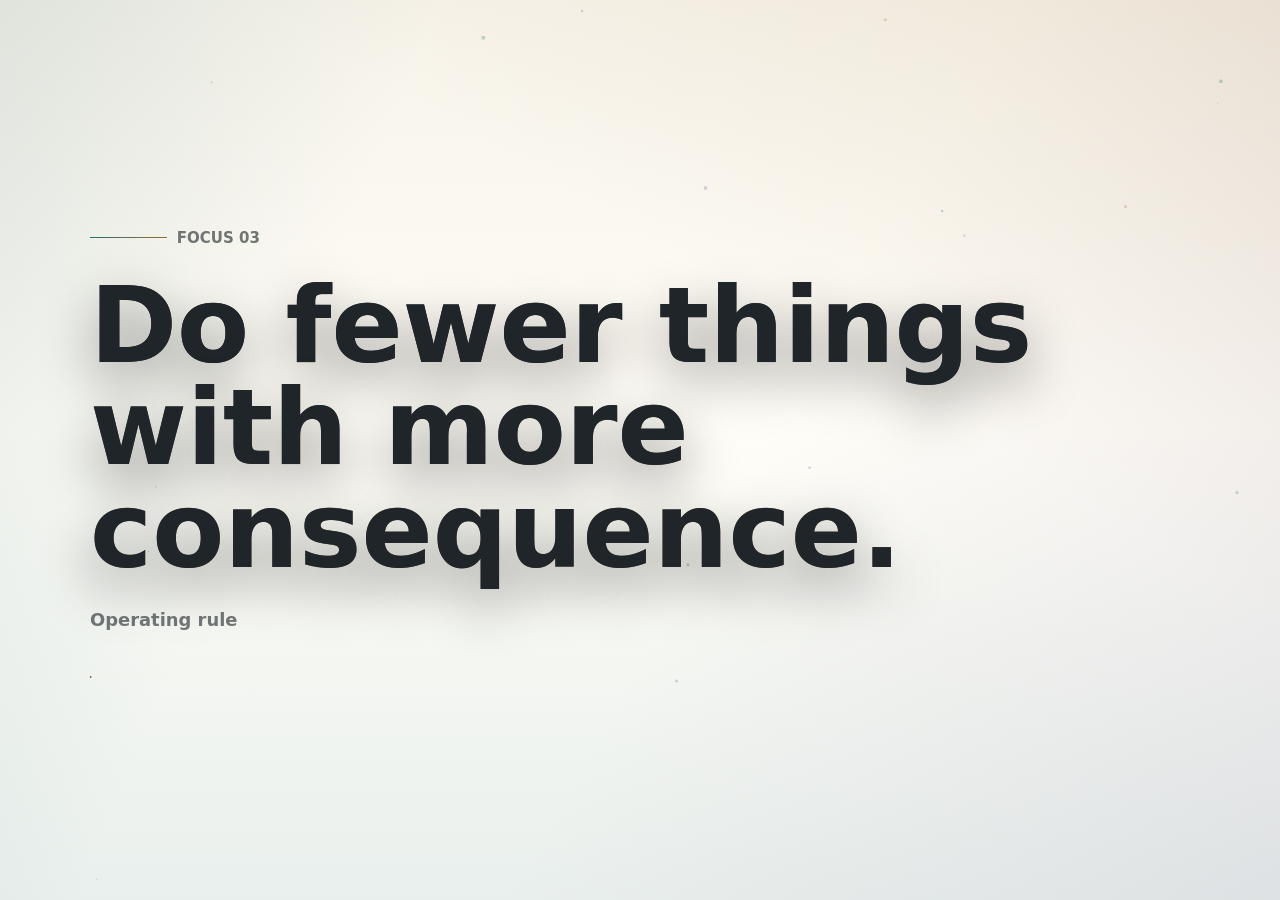
<file: src/SignalWall/web/index.html>
<!doctype html>
<html lang="en">
<head>
  <meta charset="utf-8">
  <meta name="viewport" content="width=device-width, initial-scale=1">
  <title>SignalWall Quote Signal</title>
  <style>
    :root {
      --quote-1: #fff8ed;
      --quote-2: #f1cf94;
      --quote-3: #d5faf3;
      --muted: rgba(244,239,228,0.62);
      --accent-1: #f0b35a;
      --accent-2: #5fc4b8;
      --accent-3: #d86c77;
      --bg-top: #0a0b0c;
      --bg-mid: #12100d;
      --bg-bottom: #081011;
      --glow-a: rgba(216,108,119,0.18);
      --glow-b: rgba(95,196,184,0.16);
      --glow-c: rgba(240,179,90,0.18);
      --grid-opacity: 0.46;
      --quote-size: clamp(48px, 8.2vw, 128px);
    }

    * {
      box-sizing: border-box;
    }

    html,
    body {
      width: 100%;
      height: 100%;
      margin: 0;
      overflow: hidden;
      background: #08090a;
      color: #f4efe4;
      font-family: Inter, ui-sans-serif, system-ui, -apple-system, BlinkMacSystemFont, "Segoe UI", sans-serif;
    }

    body::before {
      content: "";
      position: fixed;
      inset: 0;
      background:
        linear-gradient(112deg, var(--glow-a), transparent 28%),
        linear-gradient(211deg, var(--glow-b), transparent 38%),
        linear-gradient(300deg, var(--glow-c), transparent 44%),
        linear-gradient(180deg, var(--bg-top), var(--bg-mid) 48%, var(--bg-bottom));
      animation: temperature 18s ease-in-out infinite alternate;
      transform: scale(1.04);
    }

    body::after {
      content: "";
      position: fixed;
      inset: 0;
      pointer-events: none;
      background-image:
        linear-gradient(rgba(255,255,255,0.045) 1px, transparent 1px),
        linear-gradient(90deg, rgba(255,255,255,0.04) 1px, transparent 1px);
      background-size: 56px 56px;
      opacity: var(--grid-opacity);
    }

    @keyframes temperature {
      from { filter: hue-rotate(-8deg) saturate(1.02); }
      to { filter: hue-rotate(10deg) saturate(1.16); }
    }

    #field {
      position: fixed;
      inset: 0;
      width: 100%;
      height: 100%;
      opacity: 0.72;
    }

    .stage {
      position: relative;
      z-index: 2;
      display: grid;
      min-height: 100%;
      place-items: center;
      padding: clamp(32px, 7vw, 104px);
    }

    .quote-wrap {
      width: min(1180px, 90vw);
      text-align: left;
      will-change: opacity, transform, filter;
    }

    .kicker {
      display: inline-flex;
      align-items: center;
      gap: 10px;
      margin: 0 0 28px;
      color: var(--muted);
      font-size: clamp(12px, 1.2vw, 15px);
      font-weight: 760;
      text-transform: uppercase;
    }

    .kicker::before {
      content: "";
      width: clamp(42px, 6vw, 88px);
      height: 1px;
      background: linear-gradient(90deg, var(--accent-1), var(--accent-2));
    }

    .quote {
      min-height: 2.55em;
      margin: 0;
      font-size: var(--quote-size);
      font-weight: 760;
      line-height: 0.98;
      text-wrap: balance;
      text-shadow: 0 22px 54px rgba(0, 0, 0, 0.42);
    }

    .quote span {
      background: linear-gradient(92deg, var(--quote-1), var(--quote-2) 48%, var(--quote-3));
      -webkit-background-clip: text;
      background-clip: text;
      color: var(--quote-1);
      -webkit-text-fill-color: var(--quote-1);
    }

    .signature {
      min-height: 1.6em;
      margin: 26px 0 0;
      color: var(--muted);
      font-size: clamp(15px, 1.4vw, 20px);
      font-weight: 650;
    }

    .progress {
      width: min(360px, 42vw);
      height: 2px;
      margin-top: 38px;
      background: rgba(244,239,228,0.16);
      overflow: hidden;
    }

    .progress span {
      display: block;
      width: 100%;
      height: 100%;
      background: linear-gradient(90deg, var(--accent-1), var(--accent-2), var(--accent-3));
      transform: scaleX(0);
      transform-origin: left center;
      transition: transform 180ms linear;
    }

    .progress.is-frozen span {
      opacity: 0.42;
      transform: scaleX(1);
    }

    .fx-fade { animation: fx-fade 420ms ease-out both; }
    .fx-slide { animation: fx-slide 480ms cubic-bezier(0.2, 0.85, 0.2, 1) both; }
    .fx-rise { animation: fx-rise 480ms cubic-bezier(0.16, 1, 0.3, 1) both; }
    .fx-scale { animation: fx-scale 440ms cubic-bezier(0.2, 0.85, 0.2, 1) both; }
    .fx-glitch { animation: fx-glitch 360ms steps(2, end) both; }

    @keyframes fx-fade {
      from { opacity: 0; filter: blur(5px); }
      to { opacity: 1; filter: blur(0); }
    }

    @keyframes fx-slide {
      from { opacity: 0; transform: translateX(-22px); filter: blur(4px); }
      to { opacity: 1; transform: translateX(0); filter: blur(0); }
    }

    @keyframes fx-rise {
      from { opacity: 0; transform: translateY(20px); filter: blur(4px); }
      to { opacity: 1; transform: translateY(0); filter: blur(0); }
    }

    @keyframes fx-scale {
      from { opacity: 0; transform: scale(0.982); filter: blur(4px); }
      to { opacity: 1; transform: scale(1); filter: blur(0); }
    }

    @keyframes fx-glitch {
      0% { opacity: 0; transform: translate(0, 0) skewX(0deg); filter: blur(5px); }
      22% { opacity: 0.72; transform: translate(-4px, 1px) skewX(-0.45deg); }
      44% { transform: translate(4px, -1px) skewX(0.45deg); filter: blur(2px); }
      70% { transform: translate(-2px, 1px) skewX(-0.2deg); }
      100% { opacity: 1; transform: translate(0, 0) skewX(0deg); filter: blur(0); }
    }
  </style>
</head>
<body>
  <canvas id="field" aria-hidden="true"></canvas>
  <main class="stage">
    <section class="quote-wrap" id="quoteWrap" aria-live="polite">
      <p class="kicker" id="quoteIndex">Signal 01</p>
      <h1 class="quote" id="quoteText"><span>Every pixel argues for attention. Most should lose.</span></h1>
      <p class="signature" id="quoteAuthor">Design note</p>
      <div class="progress" id="progress"><span id="progressBar"></span></div>
    </section>
  </main>

  <script src="quote-signal-config.js"></script>
  <script>
    const config = window.QUOTE_SIGNAL_CONFIG;
    const query = new URLSearchParams(location.search);
    const state = {
      screenSlot: clamp(Number(query.get("screenSlot")) || 3, 1, 3),
      lastKey: "",
      sequenceStartedAt: Date.now(),
      particles: [],
      palette: [[240, 179, 90], [95, 196, 184], [216, 108, 119]]
    };

    const quoteWrap = document.getElementById("quoteWrap");
    const quoteIndex = document.getElementById("quoteIndex");
    const quoteText = document.getElementById("quoteText");
    const quoteAuthor = document.getElementById("quoteAuthor");
    const progress = document.getElementById("progress");
    const progressBar = document.getElementById("progressBar");
    const canvas = document.getElementById("field");
    const ctx = canvas.getContext("2d");
    const transitionEffects = ["none", "fade", "slide", "rise", "scale", "glitch", "random"];
    const animatedEffects = ["fade", "slide", "rise", "scale", "glitch"];

    function settings() {
      const values = config.defaults.settings || {};
      values.quoteSeconds = normalizeQuoteSeconds(values.quoteSeconds, 300);
      values.textScale = normalizeRange(values.textScale, 100, 60, 160);
      values.particleAmount = normalizeRange(values.particleAmount, 65, 0, 120);
      values.particleSpeed = normalizeRange(values.particleSpeed, 100, 0, 200);
      values.gridOpacity = normalizeRange(values.gridOpacity, 46, 0, 100);
      values.progressVisible = values.progressVisible !== false;
      values.randomOrder = values.randomOrder !== false;
      values.transitionEffect = normalizeTransition(values.transitionEffect);
      config.defaults.settings = values;
      return values;
    }

    function normalizeQuoteSeconds(value, fallback = 300) {
      const number = Number(value);
      if (!Number.isFinite(number)) return fallback;
      if (number <= 0) return 0;
      return Math.min(3600, Math.max(5, Math.round(number)));
    }

    function normalizeRange(value, fallback, min, max) {
      const number = Number(value);
      if (!Number.isFinite(number)) return fallback;
      return clamp(number, min, max);
    }

    function normalizeTransition(value) {
      const index = Number(value);
      if (Number.isInteger(index) && index >= 0 && index < transitionEffects.length) {
        return transitionEffects[index];
      }
      const effect = String(value || "fade").trim();
      return transitionEffects.includes(effect) ? effect : "fade";
    }

    function activeTextTheme() {
      const defaults = config.defaults;
      const key = defaults.textThemeMode
        ? defaults.screenTextThemes[`screen${state.screenSlot}`]
        : defaults.globalTextTheme;
      return config.textThemes.find((theme) => theme.id === key) || config.textThemes[0];
    }

    function activeColorTheme() {
      const defaults = config.defaults;
      const key = defaults.colorThemeMode
        ? defaults.screenColorThemes[`screen${state.screenSlot}`]
        : defaults.globalColorTheme;
      return config.colorThemes.find((theme) => theme.id === key) || config.colorThemes[0];
    }

    function applyTheme() {
      const theme = activeColorTheme();
      const root = document.documentElement;
      const scale = settings().textScale / 100;

      root.style.setProperty("--quote-1", theme.text[0]);
      root.style.setProperty("--quote-2", theme.text[1]);
      root.style.setProperty("--quote-3", theme.text[2]);
      root.style.setProperty("--muted", theme.muted);
      root.style.setProperty("--accent-1", theme.accents[0]);
      root.style.setProperty("--accent-2", theme.accents[1]);
      root.style.setProperty("--accent-3", theme.accents[2]);
      root.style.setProperty("--bg-top", theme.background.top);
      root.style.setProperty("--bg-mid", theme.background.middle);
      root.style.setProperty("--bg-bottom", theme.background.bottom);
      root.style.setProperty("--glow-a", theme.background.glowA);
      root.style.setProperty("--glow-b", theme.background.glowB);
      root.style.setProperty("--glow-c", theme.background.glowC);
      root.style.setProperty("--grid-opacity", settings().gridOpacity / 100);
      root.style.setProperty("--quote-size", `clamp(${48 * scale}px, ${8.2 * scale}vw, ${128 * scale}px)`);
      progress.style.display = settings().progressVisible ? "" : "none";
      canvas.style.opacity = settings().particleAmount > 0 ? 0.28 + settings().particleAmount / 140 : 0;
      state.palette = theme.particles.map(hexToRgb);
    }

    function renderQuote() {
      const theme = activeTextTheme();
      const activeSettings = settings();
      const frozen = activeSettings.quoteSeconds <= 0;
      const duration = frozen ? Number.POSITIVE_INFINITY : Math.max(5000, activeSettings.quoteSeconds * 1000);
      const elapsed = frozen ? 0 : Date.now() - state.sequenceStartedAt;
      const cycle = frozen ? 0 : Math.floor(elapsed / duration);
      const offset = config.defaults.quoteDisplayMode ? state.screenSlot - 1 : 0;
      const index = activeSettings.randomOrder
        ? hash(`${theme.id}:${cycle + offset * 997}`) % theme.quotes.length
        : (cycle + offset) % theme.quotes.length;
      const quote = theme.quotes[index];
      const key = `${theme.id}:${index}:${quote.text}:${quote.author || ""}`;

      if (key !== state.lastKey) {
        state.lastKey = key;
        quoteIndex.textContent = `${theme.label} ${String(index + 1).padStart(2, "0")}`;
        quoteText.innerHTML = `<span>${escapeHtml(quote.text)}</span>`;
        quoteAuthor.textContent = quote.author || theme.label;
        playTransition();
      }

      progress.classList.toggle("is-frozen", frozen);
      progressBar.style.transform = frozen ? "scaleX(1)" : `scaleX(${(elapsed % duration) / duration})`;
    }

    function playTransition() {
      quoteWrap.classList.remove(...animatedEffects.map((effect) => `fx-${effect}`));
      let effect = settings().transitionEffect;
      if (effect === "none") return;
      if (effect === "random") {
        effect = animatedEffects[hash(`${state.lastKey}:${Date.now()}`) % animatedEffects.length];
      }
      void quoteWrap.offsetWidth;
      quoteWrap.classList.add(`fx-${effect}`);
    }

    function seedParticles() {
      const density = settings().particleAmount / 100;
      const count = density === 0 ? 0 : Math.max(18, Math.floor((innerWidth * innerHeight) / (42000 / density)));
      state.particles = Array.from({ length: count }, () => ({
        x: Math.random() * innerWidth,
        y: Math.random() * innerHeight,
        vx: (Math.random() - 0.5) * 0.38,
        vy: (Math.random() - 0.5) * 0.28,
        size: 1 + Math.random() * 2.4,
        hue: Math.floor(Math.random() * 3)
      }));
    }

    function draw() {
      ctx.clearRect(0, 0, innerWidth, innerHeight);
      const speed = settings().particleSpeed / 100;

      for (const particle of state.particles) {
        particle.x = wrap(particle.x + particle.vx * speed, -20, innerWidth + 20);
        particle.y = wrap(particle.y + particle.vy * speed, -20, innerHeight + 20);
        const color = state.palette[particle.hue] || state.palette[0];
        ctx.fillStyle = `rgba(${color[0]},${color[1]},${color[2]},0.36)`;
        ctx.fillRect(particle.x, particle.y, particle.size, particle.size);
      }

      for (let i = 0; i < state.particles.length; i++) {
        for (let j = i + 1; j < state.particles.length; j++) {
          const a = state.particles[i];
          const b = state.particles[j];
          const distance = Math.hypot(a.x - b.x, a.y - b.y);
          if (distance < 126) {
            ctx.strokeStyle = `rgba(244,239,228,${0.075 * (1 - distance / 126)})`;
            ctx.beginPath();
            ctx.moveTo(a.x, a.y);
            ctx.lineTo(b.x, b.y);
            ctx.stroke();
          }
        }
      }

      renderQuote();
      requestAnimationFrame(draw);
    }

    function resize() {
      const scale = devicePixelRatio || 1;
      canvas.width = Math.floor(innerWidth * scale);
      canvas.height = Math.floor(innerHeight * scale);
      canvas.style.width = `${innerWidth}px`;
      canvas.style.height = `${innerHeight}px`;
      ctx.setTransform(scale, 0, 0, scale, 0, 0);
      applyTheme();
      seedParticles();
      renderQuote();
    }

    function signalWallSetScreenSlot(slot) {
      state.screenSlot = clamp(Number(slot) || 3, 1, 3);
      applyTheme();
      renderQuote();
    }

    function signalWallApplyConfig(nextConfig, slot) {
      if (nextConfig && typeof nextConfig === "object") {
        Object.keys(config).forEach((key) => delete config[key]);
        Object.assign(config, nextConfig);
      }
      state.screenSlot = clamp(Number(slot) || state.screenSlot, 1, 3);
      state.lastKey = "";
      state.sequenceStartedAt = Date.now();
      applyTheme();
      seedParticles();
      renderQuote();
    }

    window.signalWallSetScreenSlot = signalWallSetScreenSlot;
    window.signalWallApplyConfig = signalWallApplyConfig;
    window.livelyPropertyListener = (name, value) => {
      if (name === "screenSlot") signalWallSetScreenSlot(value);
    };

    function hexToRgb(value) {
      const hex = String(value || "").replace("#", "");
      if (!/^[0-9a-f]{6}$/i.test(hex)) return [240, 179, 90];
      return [parseInt(hex.slice(0, 2), 16), parseInt(hex.slice(2, 4), 16), parseInt(hex.slice(4, 6), 16)];
    }

    function hash(value) {
      let result = 2166136261;
      for (const char of String(value)) {
        result ^= char.charCodeAt(0);
        result = Math.imul(result, 16777619);
      }
      return result >>> 0;
    }

    function escapeHtml(value) {
      return String(value)
        .replaceAll("&", "&amp;")
        .replaceAll("<", "&lt;")
        .replaceAll(">", "&gt;")
        .replaceAll("\"", "&quot;")
        .replaceAll("'", "&#039;");
    }

    function clamp(value, min, max) {
      return Math.min(max, Math.max(min, value));
    }

    function wrap(value, min, max) {
      if (value < min) return max;
      if (value > max) return min;
      return value;
    }

    addEventListener("resize", resize);
    resize();
    draw();
  </script>
</body>
</html>
</file>
